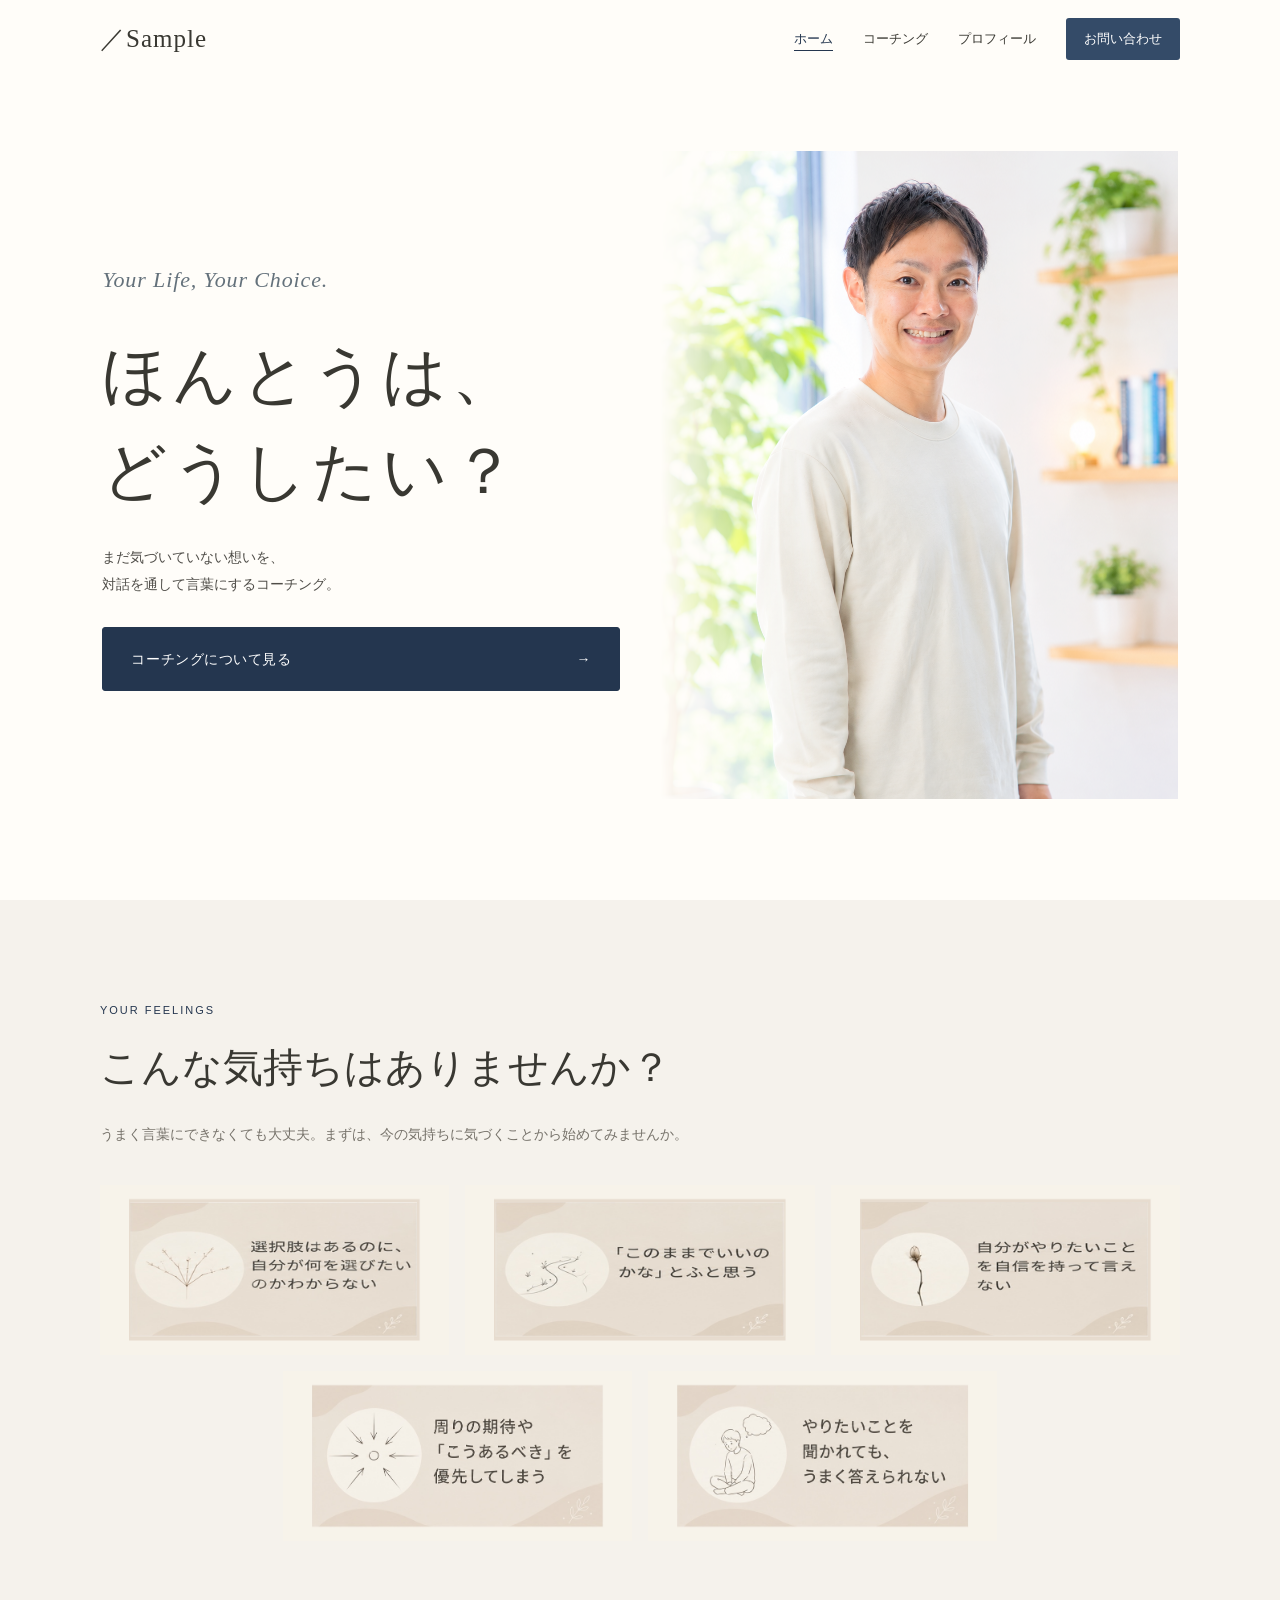
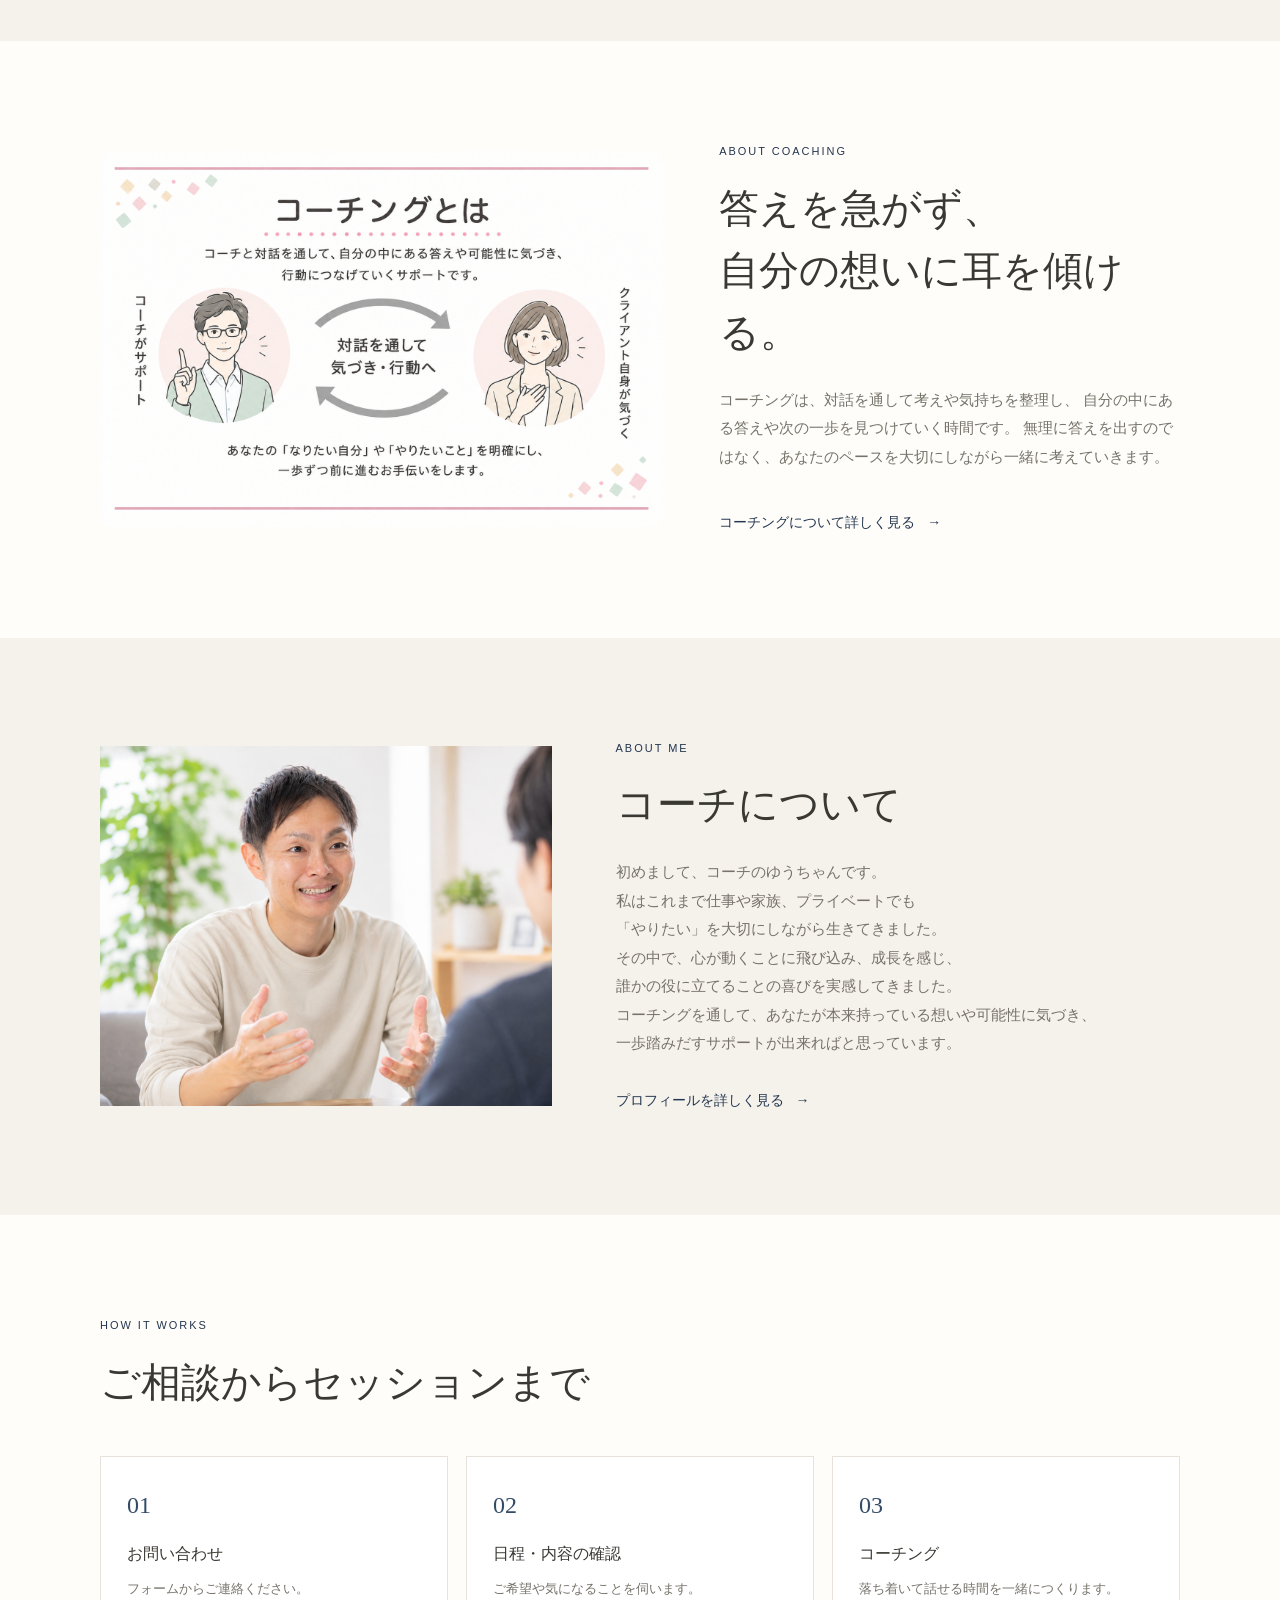
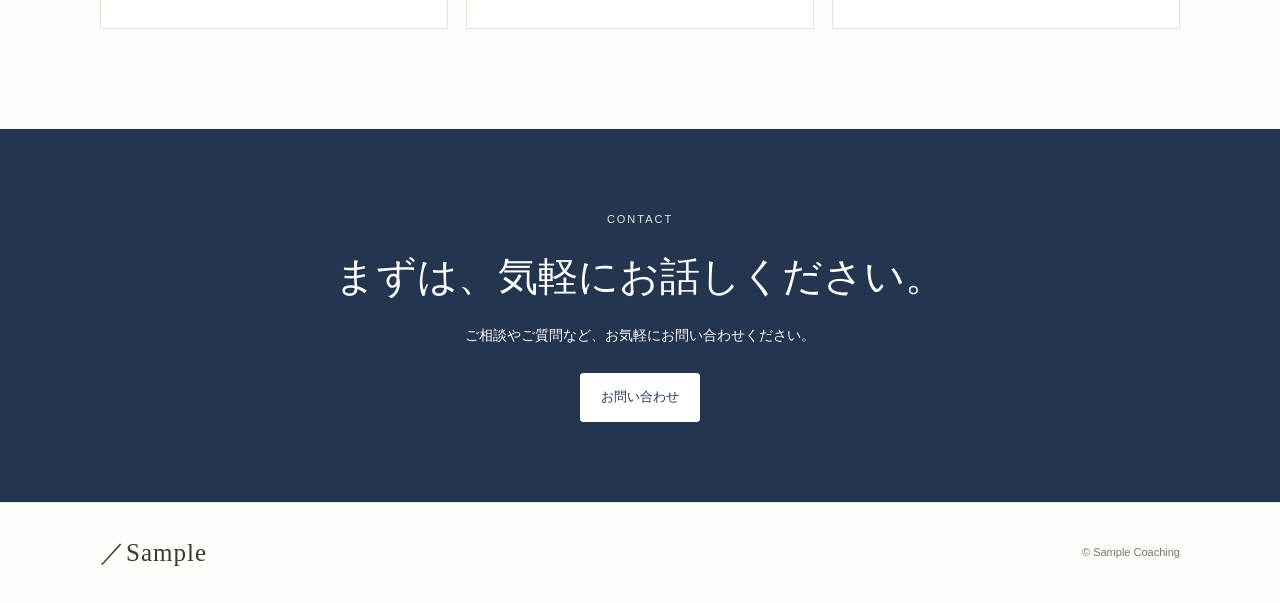
<file: index.html>
<!DOCTYPE html>
<html lang="ja">

<head>
    <meta charset="UTF-8">
    <meta name="viewport" content="width=device-width, initial-scale=1.0">
    <meta name="description" content="対話を通して自分の気持ちを言葉にし、自分らしい一歩を見つけるコーチング。">
    <title>自分の心と向き合うコーチング｜Sample</title>
    <link rel="stylesheet" href="style.css">
</head>

<body>

    <header class="site-header">
        <a class="site-logo" href="index.html" aria-label="Sample ホーム">／Sample</a>

        <nav class="site-nav" aria-label="メインナビゲーション">
            <a class="is-current" href="index.html" aria-current="page">ホーム</a>
            <a href="coaching.html">コーチング</a>
            <a href="profile.html">プロフィール</a>
            <a class="nav-contact" href="contact.html">お問い合わせ</a>
        </nav>
    </header>

    <main>
        <section class="hero hero--photo">
            <div class="hero__text">
                <p class="hero__eyebrow">Your Life, Your Choice.</p>
                <h1 class="hero__title">ほんとうは、<br>どうしたい？</h1>
                <p class="hero__description">
                    まだ気づいていない想いを、<br>
                    対話を通して言葉にするコーチング。
                </p>
                <div class="hero__actions">
                    <a class="button button--hero" href="coaching.html">
                        コーチングについて見る <span aria-hidden="true">→</span>
                    </a>
                </div>
            </div>

            <div class="hero__image">
                <img src="images/hero-photo.png" alt="コーチのプロフィール写真">
            </div>
        </section>

        <section class="section section--soft" aria-labelledby="worries-title">
            <div class="section__inner">
                <p class="section__eyebrow">YOUR FEELINGS</p>
                <h2 class="section__title" id="worries-title">こんな気持ちはありませんか？</h2>
                <p class="section__lead">うまく言葉にできなくても大丈夫。まずは、今の気持ちに気づくことから始めてみませんか。</p>

                <div class="card-grid">
                    <article class="simple-card">
                        <img src="images/coaching_card_1.png" alt="悩みのカード1">
                    </article>
                    <article class="simple-card">
                        <img src="images/coaching_card_2.png" alt="悩みのカード2">
                    </article>
                    <article class="simple-card">
                        <img src="images/coaching_card_3.png" alt="悩みのカード3">
                    </article>
                    <article class="simple-card">
                        <img src="images/coaching_card_4.png" alt="悩みのカード4">
                    </article>
                    <article class="simple-card">
                        <img src="images/coaching_card_5.png" alt="悩みのカード5">
                    </article>
                </div>
            </div>
        </section>

        <section class="section" aria-labelledby="coaching-title">
            <div class="section__inner coaching-preview">
                <div class="coaching-preview__image">
                    <img src="images/coaching-about.png" alt="コーチングを通して、自分の想いや次の一歩を見つけるイメージ">
                </div>

                <div class="coaching-preview__text">
                    <p class="section__eyebrow">ABOUT COACHING</p>
                    <h2 class="section__title" id="coaching-title">
                        答えを急がず、<br>自分の想いに耳を傾ける。
                    </h2>
                    <p class="section__body">
                        コーチングは、対話を通して考えや気持ちを整理し、
                        自分の中にある答えや次の一歩を見つけていく時間です。
                        無理に答えを出すのではなく、あなたのペースを大切にしながら一緒に考えていきます。
                    </p>
                    <a class="text-link" href="coaching.html">
                        コーチングについて詳しく見る <span aria-hidden="true">→</span>
                    </a>
                </div>
            </div>
        </section>

        <section class="section section--soft" aria-labelledby="profile-title">
            <div class="section__inner profile-preview">
                <div class="profile-preview__image">
                    <img src="images/profile.png" alt="コーチのプロフィール写真">
                </div>
                <div>
                    <p class="section__eyebrow">ABOUT ME</p>
                    <h2 class="section__title" id="profile-title">コーチについて</h2>
                    <p class="section__body">
                        初めまして、コーチのゆうちゃんです。<br>
                        私はこれまで仕事や家族、プライベートでも<br>
                        「やりたい」を大切にしながら生きてきました。<br>
                        その中で、心が動くことに飛び込み、成長を感じ、<br>
                        誰かの役に立てることの喜びを実感してきました。<br>

                        コーチングを通して、あなたが本来持っている想いや可能性に気づき、<br>
                        一歩踏みだすサポートが出来ればと思っています。<br>
                    </p>
                    <a class="text-link" href="profile.html">プロフィールを詳しく見る <span aria-hidden="true">→</span></a>
                </div>
            </div>
        </section>

        <section class="section" aria-labelledby="flow-title">
            <div class="section__inner">
                <p class="section__eyebrow">HOW IT WORKS</p>
                <h2 class="section__title" id="flow-title">ご相談からセッションまで</h2>
                <div class="flow-grid">
                    <article class="flow-item"><span>01</span>
                        <h3>お問い合わせ</h3>
                        <p>フォームからご連絡ください。</p>
                    </article>
                    <article class="flow-item"><span>02</span>
                        <h3>日程・内容の確認</h3>
                        <p>ご希望や気になることを伺います。</p>
                    </article>
                    <article class="flow-item"><span>03</span>
                        <h3>コーチング</h3>
                        <p>落ち着いて話せる時間を一緒につくります。</p>
                    </article>
                </div>
            </div>
        </section>

        <section class="contact-section" id="contact" aria-labelledby="contact-title">
            <div class="contact-section__inner">
                <p class="section__eyebrow">CONTACT</p>
                <h2 class="section__title" id="contact-title">まずは、気軽にお話しください。</h2>
                <p>ご相談やご質問など、お気軽にお問い合わせください。</p>
                <a class="button button--light" href="contact.html">お問い合わせ</a>
            </div>
        </section>
    </main>

    <footer class="site-footer">
        <a class="site-logo" href="index.html">／Sample</a>
        <p>© Sample Coaching</p>
    </footer>

</body>

</html>
</file>
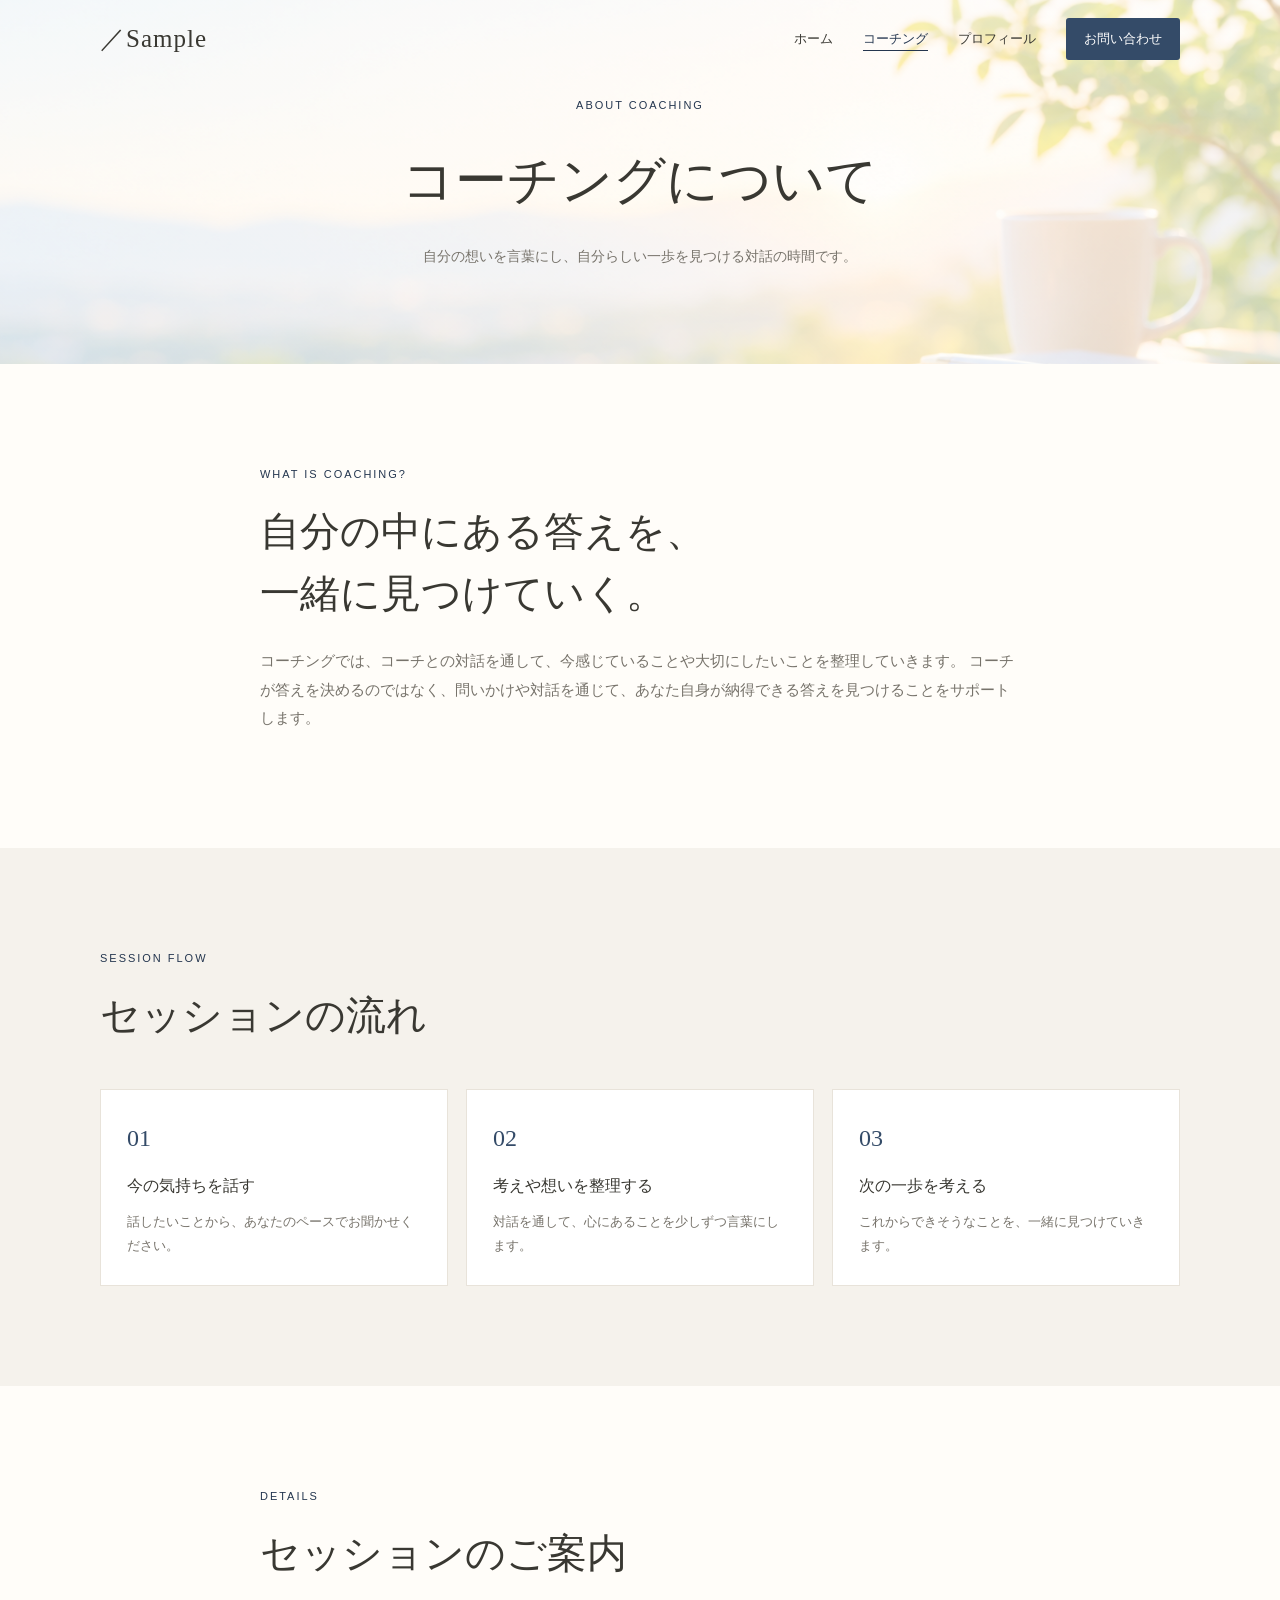
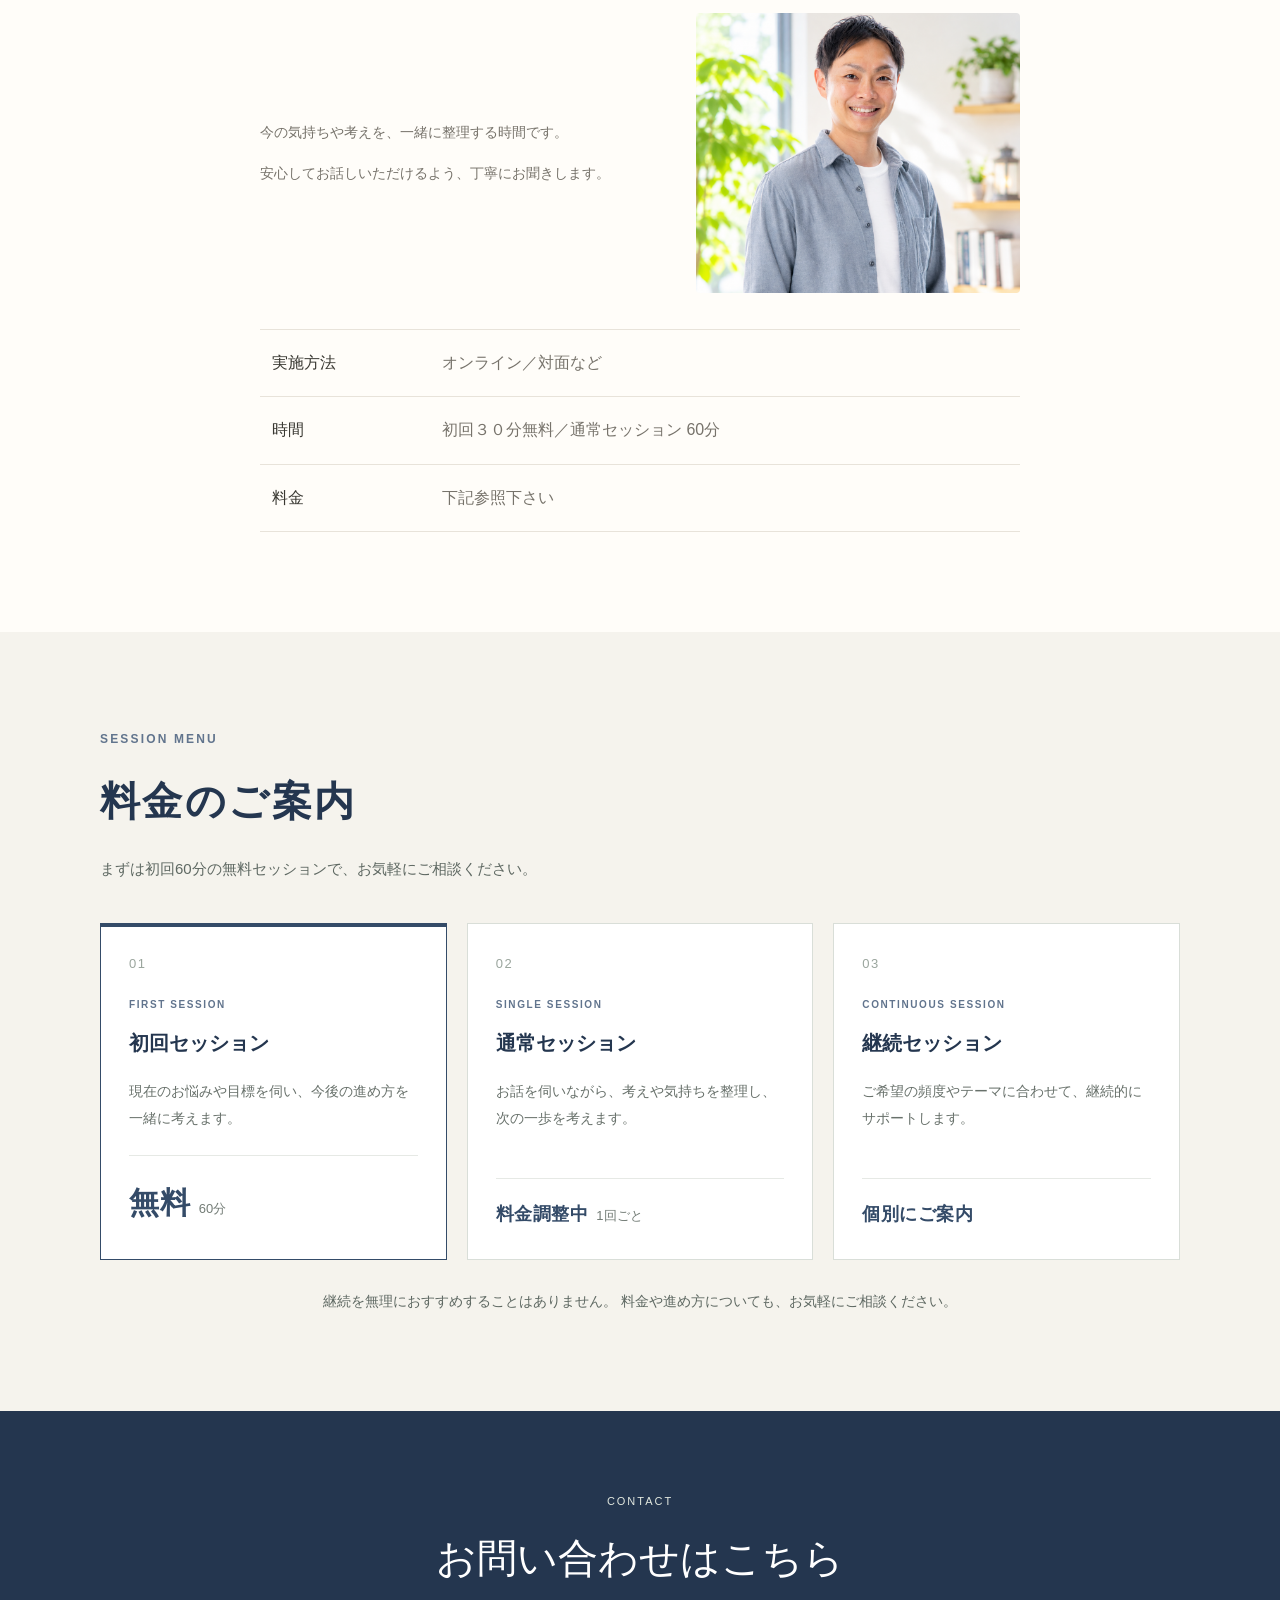
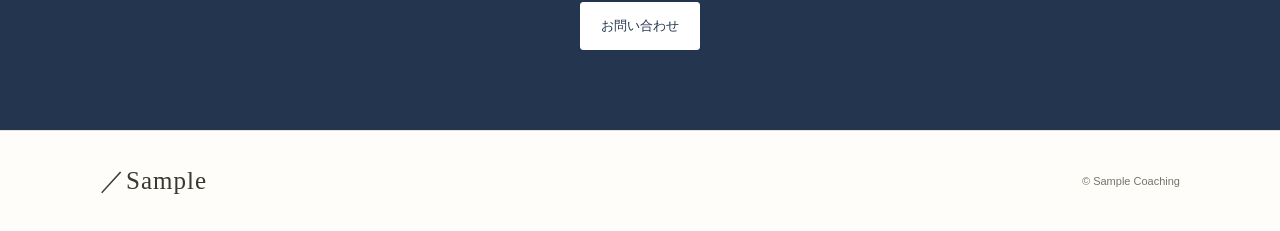
<file: coaching.html>
<!DOCTYPE html>
<html lang="ja">

<head>
    <meta charset="UTF-8">
    <meta name="viewport" content="width=device-width, initial-scale=1.0">
    <meta name="description" content="コーチングの内容やセッションの流れをご紹介します。">
    <title>コーチングについて｜Sample</title>
    <link rel="stylesheet" href="style.css">
</head>

<body>

    <header class="site-header">
        <a class="site-logo" href="index.html" aria-label="Sample ホーム">／Sample</a>
        <nav class="site-nav" aria-label="メインナビゲーション">
            <a href="index.html">ホーム</a>
            <a class="is-current" href="coaching.html" aria-current="page">コーチング</a>
            <a href="profile.html">プロフィール</a>
            <a class="nav-contact" href="contact.html">お問い合わせ</a>
        </nav>
    </header>

    <main>
        <section class="page-hero page-hero--coaching">
            <p class="section__eyebrow">ABOUT COACHING</p>
            <h1>コーチングについて</h1>
            <p>自分の想いを言葉にし、自分らしい一歩を見つける対話の時間です。</p>
        </section>

        <section class="section">
            <div class="section__inner narrow">
                <p class="section__eyebrow">WHAT IS COACHING?</p>
                <h2 class="section__title">自分の中にある答えを、<br>一緒に見つけていく。</h2>
                <p class="section__body">
                    コーチングでは、コーチとの対話を通して、今感じていることや大切にしたいことを整理していきます。
                    コーチが答えを決めるのではなく、問いかけや対話を通じて、あなた自身が納得できる答えを見つけることをサポートします。
                </p>
            </div>
        </section>

        <section class="section section--soft">
            <div class="section__inner">
                <p class="section__eyebrow">SESSION FLOW</p>
                <h2 class="section__title">セッションの流れ</h2>
                <div class="flow-grid">
                    <article class="flow-item"><span>01</span>
                        <h3>今の気持ちを話す</h3>
                        <p>話したいことから、あなたのペースでお聞かせください。</p>
                    </article>
                    <article class="flow-item"><span>02</span>
                        <h3>考えや想いを整理する</h3>
                        <p>対話を通して、心にあることを少しずつ言葉にします。</p>
                    </article>
                    <article class="flow-item"><span>03</span>
                        <h3>次の一歩を考える</h3>
                        <p>これからできそうなことを、一緒に見つけていきます。</p>
                    </article>
                </div>
            </div>
        </section>

        <section class="section">
            <div class="section__inner narrow">
                <p class="section__eyebrow">DETAILS</p>
                <h2 class="section__title">セッションのご案内</h2>

                <div class="session-intro">
                    <div class="session-intro__text">
                        <p>今の気持ちや考えを、一緒に整理する時間です。</p>
                        <p>安心してお話しいただけるよう、丁寧にお聞きします。</p>
                    </div>
                    <img class="session-intro__image" src="./images/session-navi.png" alt="コーチのプロフィール写真">
                </div>

                <div class="details-box">
                    <p><strong>実施方法</strong><span>オンライン／対面など</span></p>
                    <p><strong>時間</strong><span>初回３０分無料／通常セッション 60分</span></p>
                    <p><strong>料金</strong><span>下記参照下さい</span></p>
                </div>
            </div>
        </section>

        <section class="pricing" id="pricing">
            <div class="pricing__inner">
                <p class="pricing__label">SESSION MENU</p>
                <h2 class="pricing__title">料金のご案内</h2>
                <p class="pricing__lead">
                    まずは初回60分の無料セッションで、お気軽にご相談ください。
                </p>

                <div class="pricing__grid">
                    <article class="pricing-card pricing-card--featured">
                        <p class="pricing-card__number">01</p>
                        <p class="pricing-card__tag">FIRST SESSION</p>
                        <h3 class="pricing-card__title">初回セッション</h3>
                        <p class="pricing-card__description">
                            現在のお悩みや目標を伺い、今後の進め方を一緒に考えます。
                        </p>
                        <p class="pricing-card__price">
                            <span class="pricing-card__amount">無料</span>
                            <span class="pricing-card__unit">60分</span>
                        </p>
                    </article>

                    <article class="pricing-card">
                        <p class="pricing-card__number">02</p>
                        <p class="pricing-card__tag">SINGLE SESSION</p>
                        <h3 class="pricing-card__title">通常セッション</h3>
                        <p class="pricing-card__description">
                            お話を伺いながら、考えや気持ちを整理し、次の一歩を考えます。
                        </p>
                        <p class="pricing-card__price">
                            <span class="pricing-card__amount pricing-card__amount--pending">
                                料金調整中
                            </span>
                            <span class="pricing-card__unit">1回ごと</span>
                        </p>
                    </article>

                    <article class="pricing-card">
                        <p class="pricing-card__number">03</p>
                        <p class="pricing-card__tag">CONTINUOUS SESSION</p>
                        <h3 class="pricing-card__title">継続セッション</h3>
                        <p class="pricing-card__description">
                            ご希望の頻度やテーマに合わせて、継続的にサポートします。
                        </p>
                        <p class="pricing-card__price">
                            <span class="pricing-card__amount pricing-card__amount--pending">
                                個別にご案内
                            </span>
                        </p>
                    </article>
                </div>

                <p class="pricing__note">
                    継続を無理におすすめすることはありません。
                    料金や進め方についても、お気軽にご相談ください。
                </p>
            </div>
        </section>

        <section class="contact-section">
            <div class="contact-section__inner">
                <p class="section__eyebrow">CONTACT</p>
                <h2 class="section__title">お問い合わせはこちら</h2>
                <a class="button button--light" href="contact.html">お問い合わせ</a>
            </div>
        </section>
    </main>

    <footer class="site-footer">
        <a class="site-logo" href="index.html">／Sample</a>
        <p>© Sample Coaching</p>
    </footer>

</body>

</html>
</file>
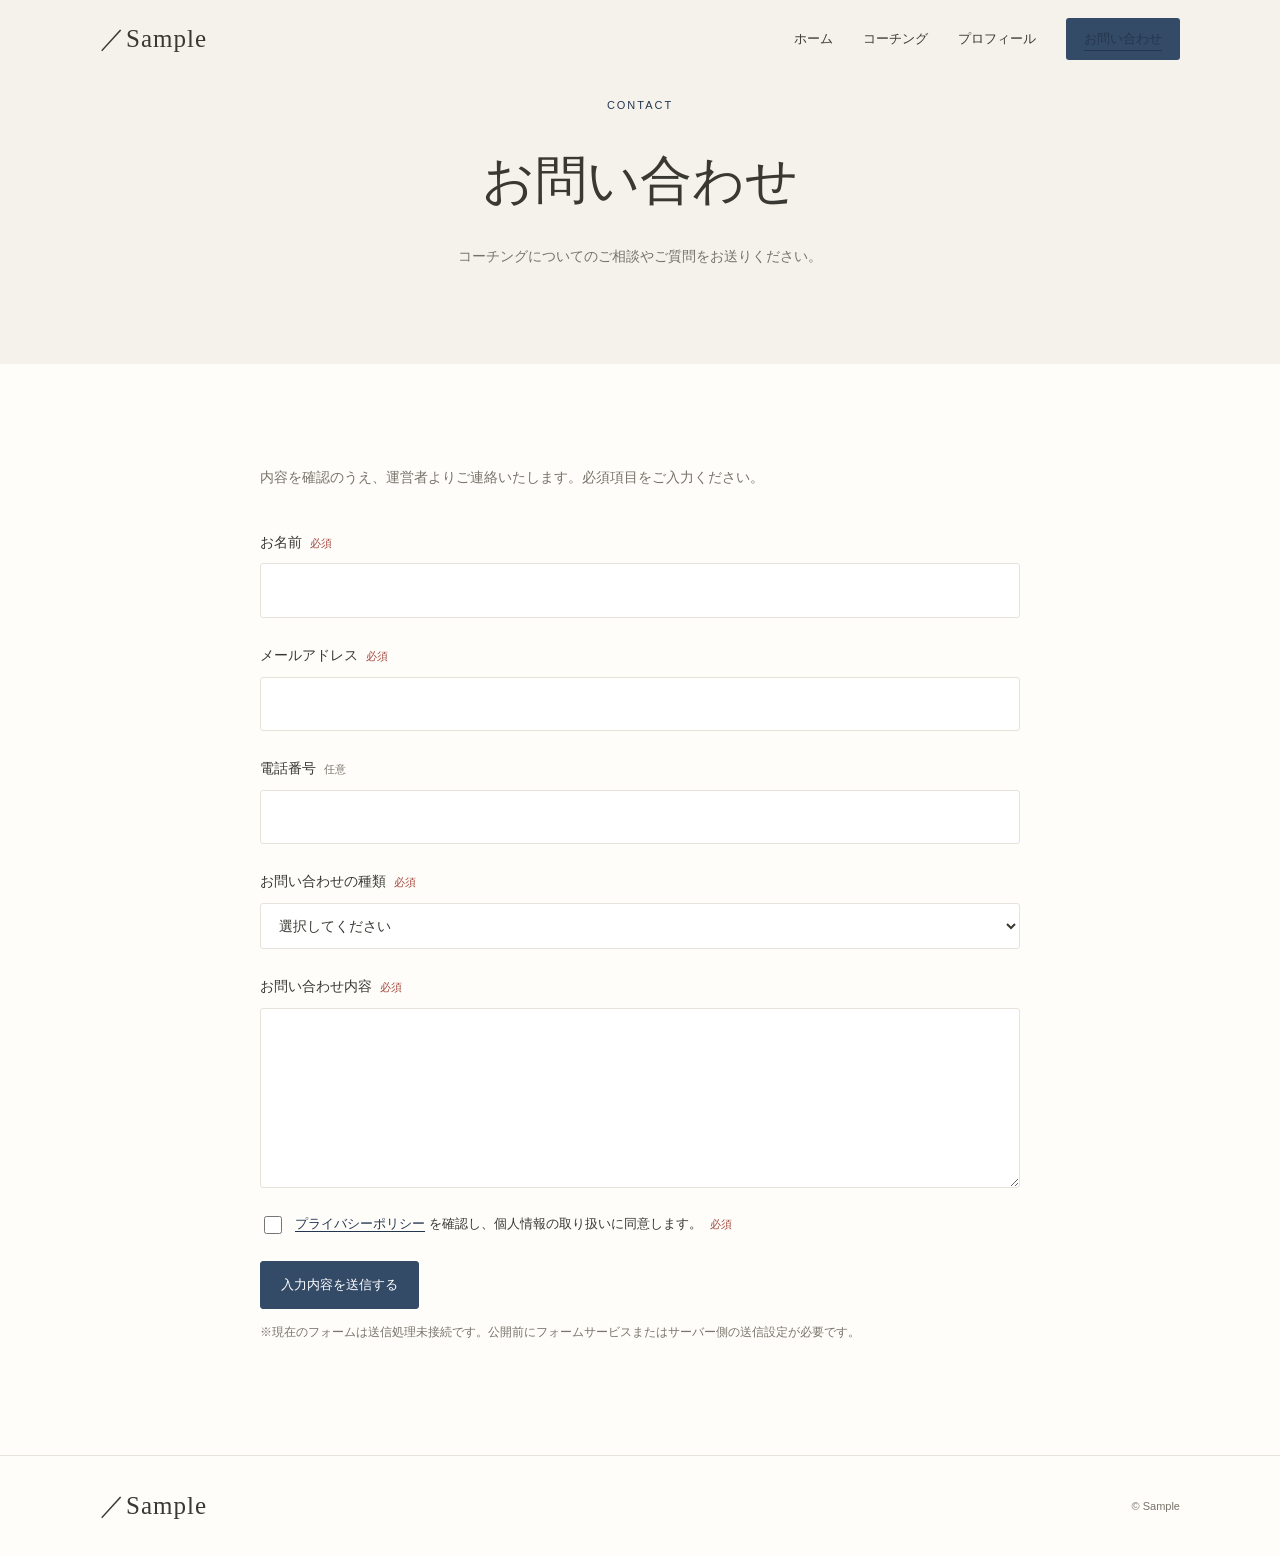
<file: contact.html>
<!DOCTYPE html>
<html lang="ja">

<head>
    <meta charset="UTF-8">
    <meta name="viewport" content="width=device-width, initial-scale=1.0">
    <meta name="description" content="コーチングについてのお問い合わせはこちらからお送りください。">
    <title>お問い合わせ｜Sample</title>
    <link rel="stylesheet" href="style.css">
    <style>
        .contact-form {
            display: grid;
            gap: 24px;
        }

        .form-field {
            display: grid;
            gap: 8px;
        }

        .form-field label,
        .form-field legend {
            font-size: 14px;
            font-weight: 500;
        }

        .required {
            margin-left: 8px;
            color: #a3493f;
            font-size: 11px;
        }

        .optional {
            margin-left: 8px;
            color: var(--color-muted);
            font-size: 11px;
        }

        .form-field input,
        .form-field select,
        .form-field textarea {
            width: 100%;
            padding: 13px 14px;
            color: var(--color-text);
            background: #fff;
            border: 1px solid var(--color-line);
            border-radius: 3px;
            font: inherit;
            font-size: 14px;
        }

        .form-field textarea {
            min-height: 180px;
            resize: vertical;
        }

        .form-field input:focus,
        .form-field select:focus,
        .form-field textarea:focus {
            outline: 2px solid var(--color-accent);
            outline-offset: 2px;
        }

        .privacy-consent {
            display: flex;
            align-items: flex-start;
            gap: 10px;
            font-size: 13px;
        }

        .privacy-consent input {
            width: 18px;
            height: 18px;
            flex: 0 0 auto;
            margin-top: 4px;
            accent-color: var(--color-accent-dark);
        }

        .privacy-consent a {
            color: var(--color-accent-dark);
            text-decoration: underline;
            text-underline-offset: 3px;
        }

        .form-submit {
            justify-self: start;
            cursor: pointer;
        }

        @media (max-width: 480px) {
            .form-submit {
                width: 100%;
            }
        }
    </style>
</head>

<body>
    <header class="site-header">
        <a class="site-logo" href="index.html" aria-label="Sample ホーム">／Sample</a>

        <nav class="site-nav" aria-label="メインナビゲーション">
            <a href="index.html">ホーム</a>
            <a href="coaching.html">コーチング</a>
            <a href="profile.html">プロフィール</a>
            <a class="nav-contact is-current" href="contact.html" aria-current="page">お問い合わせ</a>
        </nav>
    </header>

    <main>
        <section class="page-hero">
            <p class="section__eyebrow">CONTACT</p>
            <h1>お問い合わせ</h1>
            <p>コーチングについてのご相談やご質問をお送りください。</p>
        </section>

        <section class="section">
            <div class="section__inner narrow">
                <p class="section__lead">
                    内容を確認のうえ、運営者よりご連絡いたします。必須項目をご入力ください。
                </p>

                <!--
                    このフォームは見た目のみです。
                    送信を受け付けるには、フォームサービスやサーバー側の送信処理との接続が必要です。
                -->
                <form class="contact-form" action="#" method="post">
                    <div class="form-field">
                        <label for="name">お名前<span class="required">必須</span></label>
                        <input id="name" name="name" type="text" autocomplete="name" required>
                    </div>

                    <div class="form-field">
                        <label for="email">メールアドレス<span class="required">必須</span></label>
                        <input id="email" name="email" type="email" autocomplete="email" required>
                    </div>

                    <div class="form-field">
                        <label for="phone">電話番号<span class="optional">任意</span></label>
                        <input id="phone" name="phone" type="tel" autocomplete="tel">
                    </div>

                    <div class="form-field">
                        <label for="inquiry-type">お問い合わせの種類<span class="required">必須</span></label>
                        <select id="inquiry-type" name="inquiry_type" required>
                            <option value="">選択してください</option>
                            <option value="trial">無料体験・セッションについて</option>
                            <option value="service">サービス内容・料金について</option>
                            <option value="business">法人・チーム向けのご相談</option>
                            <option value="other">その他</option>
                        </select>
                    </div>

                    <div class="form-field">
                        <label for="message">お問い合わせ内容<span class="required">必須</span></label>
                        <textarea id="message" name="message" required></textarea>
                    </div>

                    <label class="privacy-consent">
                        <input type="checkbox" name="privacy_agreement" required>
                        <span>
                            <a href="privacy.html" target="_blank" rel="noopener noreferrer">プライバシーポリシー</a>
                            を確認し、個人情報の取り扱いに同意します。<span class="required">必須</span>
                        </span>
                    </label>

                    <button class="button button--primary form-submit" type="submit">入力内容を送信する</button>
                </form>

                <p class="note">※現在のフォームは送信処理未接続です。公開前にフォームサービスまたはサーバー側の送信設定が必要です。</p>
            </div>
        </section>
    </main>

    <footer class="site-footer">
        <a class="site-logo" href="index.html">／Sample</a>
        <p>&copy; Sample</p>
    </footer>

    <script src="script.js"></script>
</body>

</html>
</file>
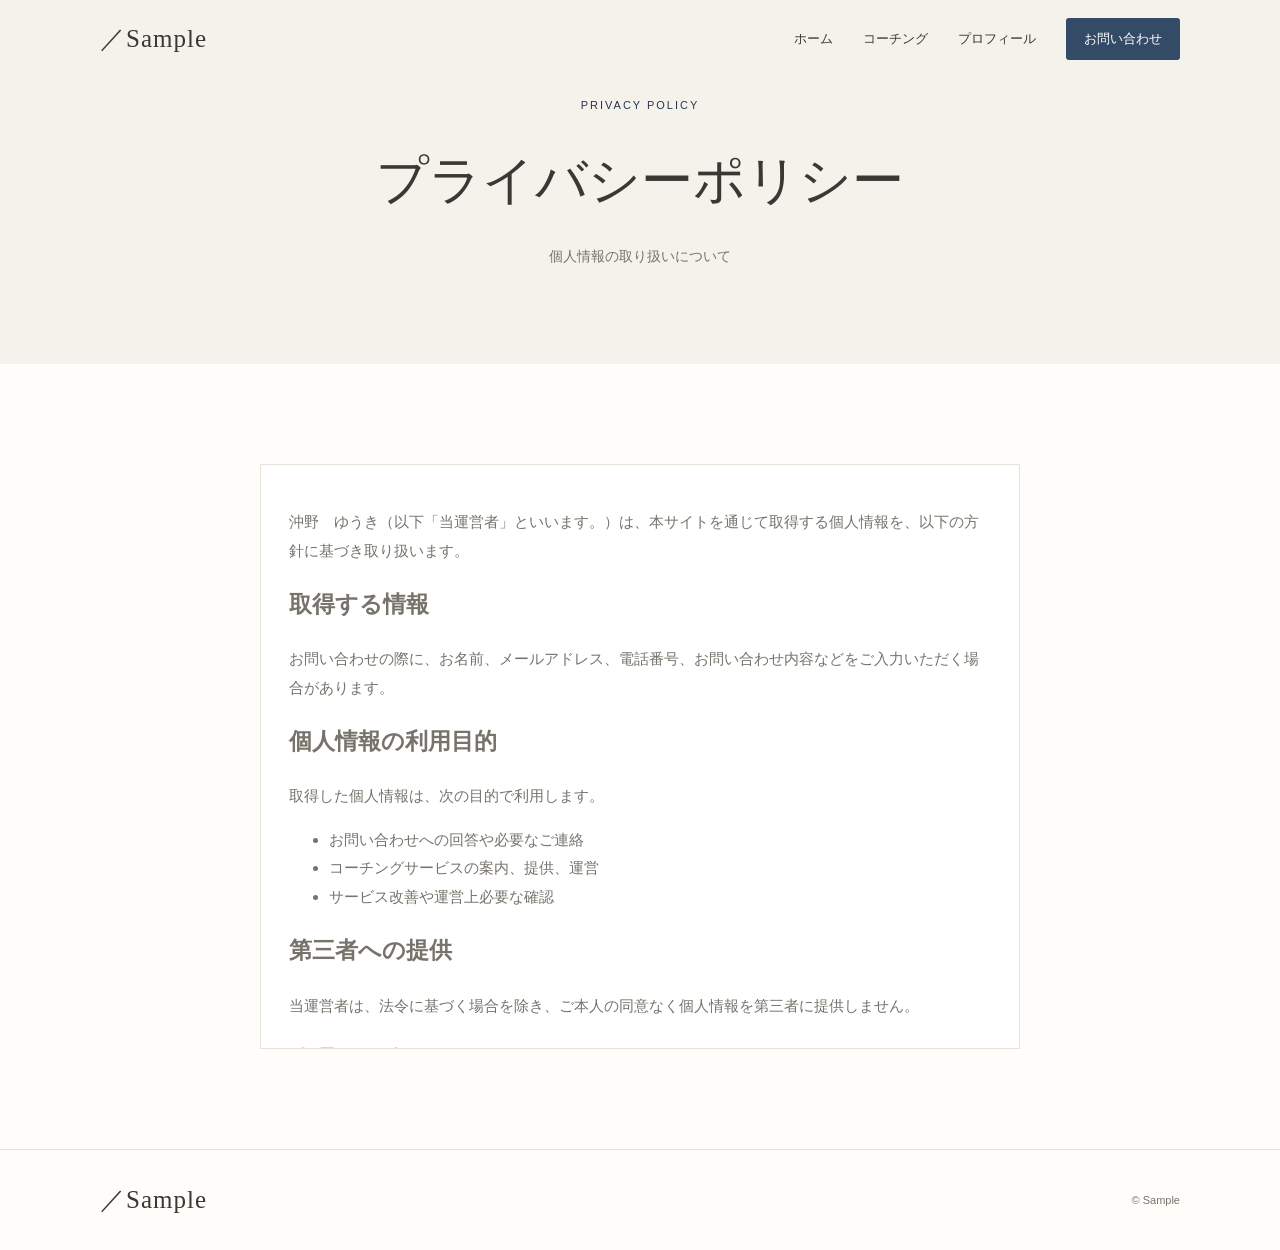
<file: privacy.html>
<!DOCTYPE html>
<html lang="ja">

<head>
    <meta charset="UTF-8">
    <meta name="viewport" content="width=device-width, initial-scale=1.0">
    <meta name="description" content="お問い合わせにおける個人情報の取り扱いについてご案内します。">
    <title>プライバシーポリシー｜Sample</title>
    <link rel="stylesheet" href="style.css">
</head>

<body>
    <header class="site-header">
        <a class="site-logo" href="index.html" aria-label="Sample ホーム">／Sample</a>

        <nav class="site-nav" aria-label="メインナビゲーション">
            <a href="index.html">ホーム</a>
            <a href="coaching.html">コーチング</a>
            <a href="profile.html">プロフィール</a>
            <a class="nav-contact" href="contact.html">お問い合わせ</a>
        </nav>
    </header>

    <main>
        <section class="page-hero">
            <p class="section__eyebrow">PRIVACY POLICY</p>
            <h1>プライバシーポリシー</h1>
            <p>個人情報の取り扱いについて</p>
        </section>

        <section class="section">
            <div class="section__inner narrow section__body privacy-policy__content">
                <p>
                    沖野　ゆうき（以下「当運営者」といいます。）は、本サイトを通じて取得する個人情報を、以下の方針に基づき取り扱います。
                </p>

                <h2>取得する情報</h2>
                <p>
                    お問い合わせの際に、お名前、メールアドレス、電話番号、お問い合わせ内容などをご入力いただく場合があります。
                </p>

                <h2>個人情報の利用目的</h2>
                <p>取得した個人情報は、次の目的で利用します。</p>
                <ul>
                    <li>お問い合わせへの回答や必要なご連絡</li>
                    <li>コーチングサービスの案内、提供、運営</li>
                    <li>サービス改善や運営上必要な確認</li>
                </ul>

                <h2>第三者への提供</h2>
                <p>
                    当運営者は、法令に基づく場合を除き、ご本人の同意なく個人情報を第三者に提供しません。
                </p>

                <h2>管理と保管</h2>
                <p>
                    当運営者は、個人情報への不正アクセス、漏えい、紛失などを防ぐため、適切な管理に努めます。利用目的に照らして保管の必要がなくなった個人情報は、適切な方法で削除または廃棄します。
                </p>

                <h2>開示・訂正・削除などの請求</h2>
                <p>
                    ご本人から、ご自身の個人情報について開示、訂正、利用停止、削除などのご希望があった場合は、ご本人であることを確認したうえで、法令に従い対応します。下記のお問い合わせ先までご連絡ください。
                </p>

                <h2>ポリシーの変更</h2>
                <p>
                    当運営者は、必要に応じて本ポリシーを変更することがあります。変更後の内容は、本サイト上に掲載した時点から適用します。
                </p>

                <h2>お問い合わせ先</h2>
                <p>
                    個人情報の取り扱いに関するお問い合わせは、<a href="contact.html">お問い合わせページ</a>からご連絡ください。
                </p>

                <p class="note">制定日：［2026年11月15日］</p>
            </div>
        </section>
    </main>

    <footer class="site-footer">
        <a class="site-logo" href="index.html">／Sample</a>
        <p>&copy; Sample</p>
    </footer>
</body>

</html>
</file>
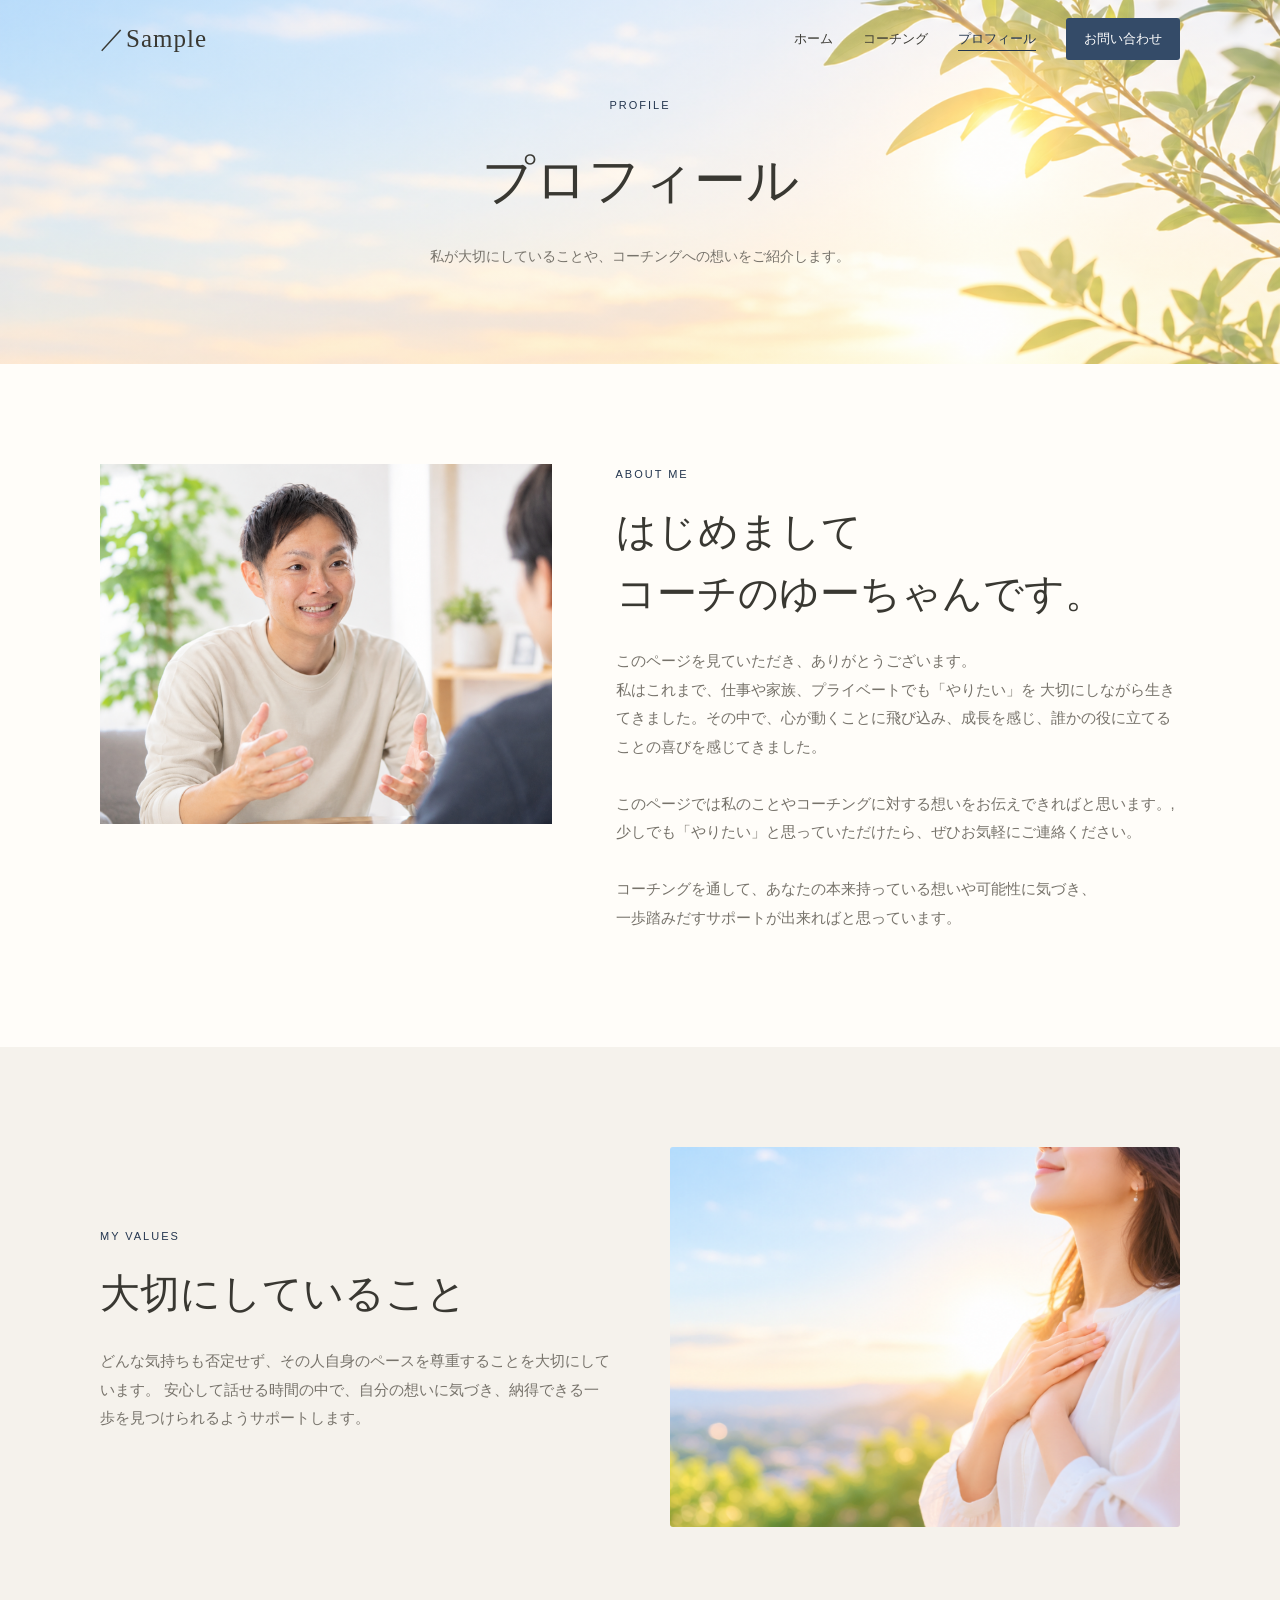
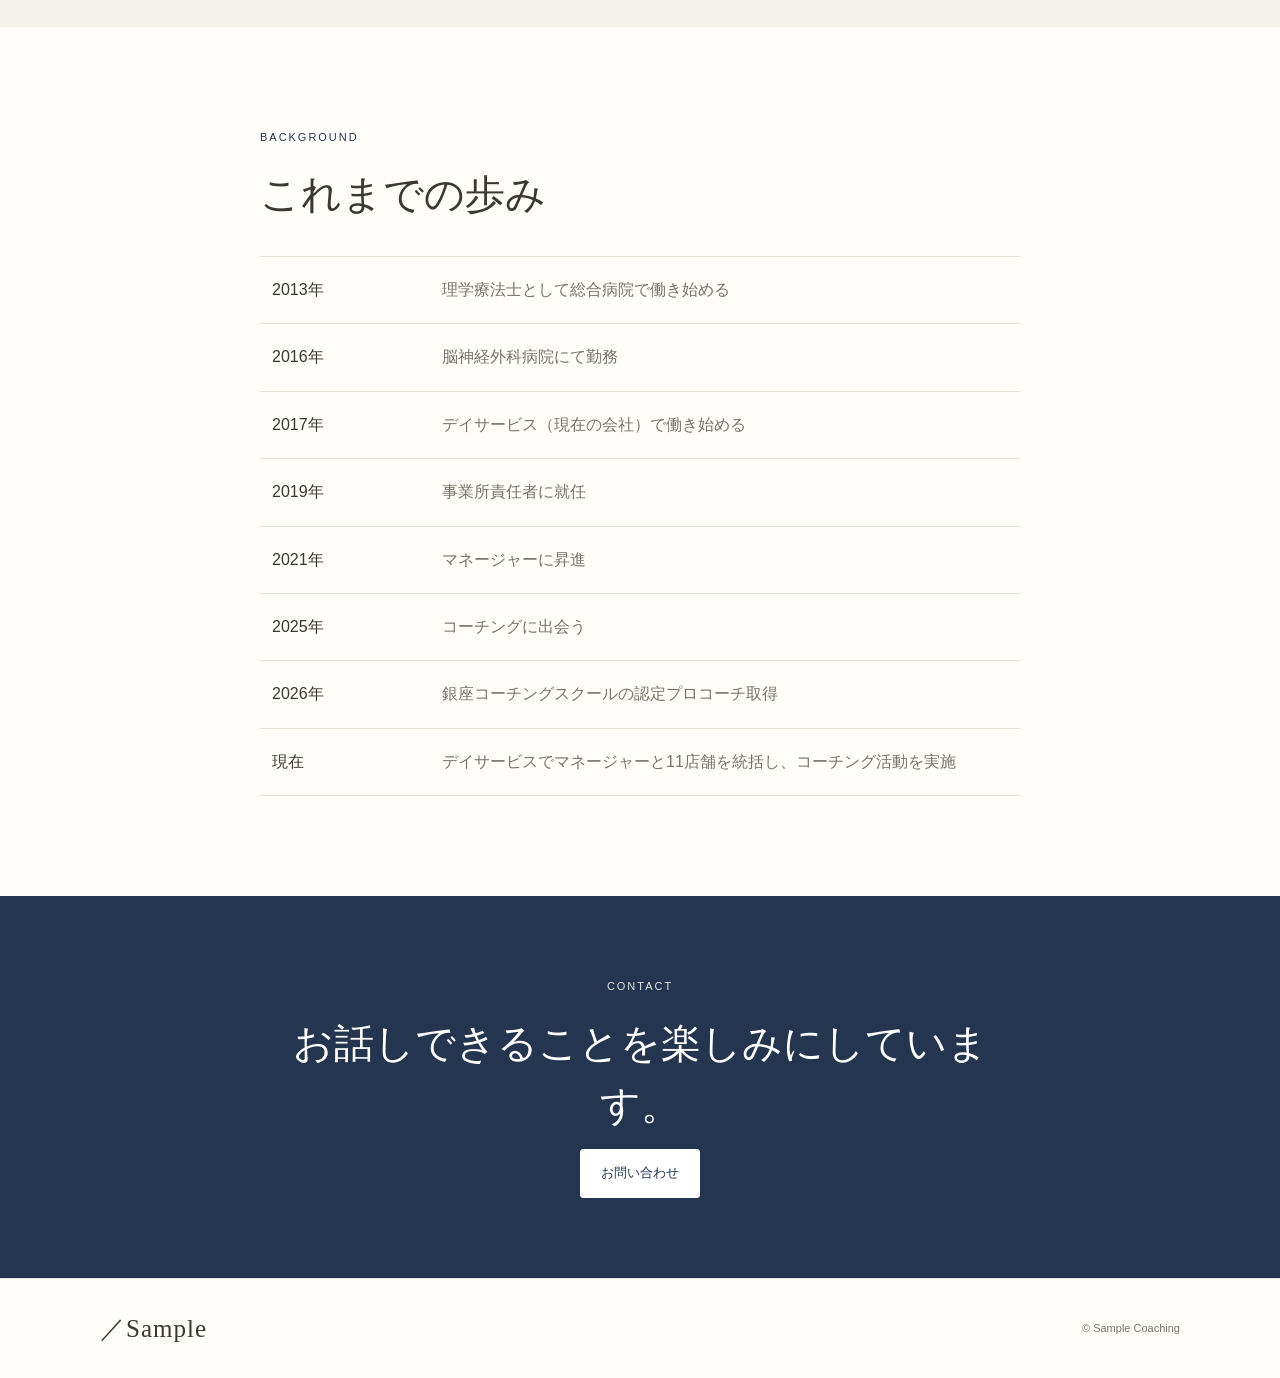
<file: profile.html>
<!DOCTYPE html>
<html lang="ja">

<head>
    <meta charset="UTF-8">
    <meta name="viewport" content="width=device-width, initial-scale=1.0">
    <meta name="description" content="コーチのプロフィールと大切にしている想いをご紹介します。">
    <title>プロフィール｜Sample</title>
    <link rel="stylesheet" href="style.css">
</head>

<body>

    <header class="site-header">
        <a class="site-logo" href="index.html" aria-label="Sample ホーム">／Sample</a>
        <nav class="site-nav" aria-label="メインナビゲーション">
            <a href="index.html">ホーム</a>
            <a href="coaching.html">コーチング</a>
            <a class="is-current" href="profile.html" aria-current="page">プロフィール</a>
            <a class="nav-contact" href="contact.html">お問い合わせ</a>
        </nav>
    </header>

    <main>
        <section class="page-hero page-hero--profile">
            <p class="section__eyebrow">PROFILE</p>
            <h1>プロフィール</h1>
            <p>私が大切にしていることや、コーチングへの想いをご紹介します。</p>
        </section>

        <section class="section">
            <div class="section__inner profile-detail">
                <div class="profile-preview__image">
                    <img src="images/profile.png" alt="コーチのプロフィール写真">
                </div>
                <div>
                    <p class="section__eyebrow">ABOUT ME</p>
                    <h2 class="section__title">はじめまして<br>コーチのゆーちゃんです。</h2>
                    <p class="section__body">
                        このページを見ていただき、ありがとうございます。<br>

                        私はこれまで、仕事や家族、プライベートでも「やりたい」を
                        大切にしながら生きてきました。その中で、心が動くことに飛び込み、成長を感じ、誰かの役に立てることの喜びを感じてきました。<br>
                        <br>
                        このページでは私のことやコーチングに対する想いをお伝えできればと思います。,<br>
                        少しでも「やりたい」と思っていただけたら、ぜひお気軽にご連絡ください。<br>
                        <br>
                        コーチングを通して、あなたの本来持っている想いや可能性に気づき、<br>
                        一歩踏みだすサポートが出来ればと思っています。

                    </p>
                </div>
            </div>
        </section>

        <section class="section section--soft">
            <div class="section__inner values-layout">
                <div class="values-layout__text">
                    <p class="section__eyebrow">MY VALUES</p>
                    <h2 class="section__title">大切にしていること</h2>
                    <p class="section__body">
                        どんな気持ちも否定せず、その人自身のペースを尊重することを大切にしています。
                        安心して話せる時間の中で、自分の想いに気づき、納得できる一歩を見つけられるようサポートします。
                    </p>
                </div>

                <div class="values-layout__image">
                    <img src="images/profile-values.png" alt="大切にしていることを表す写真">
                </div>
            </div>
        </section>

        <section class="section">
            <div class="section__inner narrow">
                <p class="section__eyebrow">BACKGROUND</p>
                <h2 class="section__title">これまでの歩み</h2>
                <div class="details-box">
                    <p><strong>2013年</strong><span>理学療法士として総合病院で働き始める</span></p>
                    <p><strong>2016年</strong><span>脳神経外科病院にて勤務</span></p>
                    <p><strong>2017年</strong><span>デイサービス（現在の会社）で働き始める</span></p>
                    <p><strong>2019年</strong><span>事業所責任者に就任</span></p>
                    <p><strong>2021年</strong><span>マネージャーに昇進</span></p>
                    <p><strong>2025年</strong><span>コーチングに出会う</span></p>
                    <p><strong>2026年</strong><span>銀座コーチングスクールの認定プロコーチ取得</span></p>
                    <p><strong>現在</strong><span>デイサービスでマネージャーと11店舗を統括し、コーチング活動を実施</span></p>
                </div>
            </div>
        </section>

        <section class="contact-section">
            <div class="contact-section__inner">
                <p class="section__eyebrow">CONTACT</p>
                <h2 class="section__title">お話しできることを楽しみにしています。</h2>
                <a class="button button--light" href="contact.html">お問い合わせ</a>
            </div>
        </section>
    </main>

    <footer class="site-footer">
        <a class="site-logo" href="index.html">／Sample</a>
        <p>© Sample Coaching</p>
    </footer>

</body>

</html>
</file>
<file: style.css>
@charset "UTF-8";

:root {
    --color-text: #393832;
    --color-muted: #77736b;
    --color-accent: #344b68;
    --color-accent-dark: #24364f;
    --color-background: #fffdf9;
    --color-soft: #f5f2ec;
    --color-line: #e8e3da;
    --content-width: 1080px;
}

* {
    box-sizing: border-box;
}

html {
    scroll-behavior: smooth;
}

body {
    margin: 0;
    color: var(--color-text);
    background: var(--color-background);
    font-family: "Noto Sans JP", "Hiragino Kaku Gothic ProN", "Yu Gothic", sans-serif;
    line-height: 1.9;
}

img {
    display: block;
    width: 100%;
    height: 100%;
    object-fit: cover;
}

a {
    color: inherit;
    text-decoration: none;
}

.site-header {
    position: relative;
    z-index: 10;
    display: flex;
    align-items: center;
    justify-content: space-between;
    width: 100%;
    min-height: 78px;
    padding: 12px max(5%, calc((100% - var(--content-width)) / 2));
    background: var(--color-background);
    border-bottom: 1px solid var(--color-line);
}

.site-logo {
    flex-shrink: 0;
    font-family: Georgia, serif;
    font-size: 25px;
    letter-spacing: 0.04em;
}

.site-nav {
    display: flex;
    align-items: center;
    gap: 30px;
    font-size: 13px;
}

.site-nav a {
    transition: color 0.2s ease;
}

.site-nav a:hover,
.site-nav a.is-current {
    color: var(--color-accent-dark);
}

.site-nav a.is-current {
    text-decoration: underline;
    text-underline-offset: 7px;
}

.site-nav .nav-contact {
    padding: 9px 18px;
    color: #fff;
    background: var(--color-accent);
    border-radius: 3px;
}

.site-nav .nav-contact:hover {
    color: #fff;
    background: var(--color-accent-dark);
}

.hero {
    display: grid;
    grid-template-columns: 1fr 1fr;
    align-items: center;
    max-width: var(--content-width);
    min-height: 610px;
    margin: 0 auto;
    padding: 64px 40px;
    gap: 54px;
}

.hero__text {
    padding: 20px 0;
}

.hero__eyebrow,
.section__eyebrow {
    margin: 0 0 16px;
    color: var(--color-accent-dark);
    font-size: 11px;
    letter-spacing: 0.18em;
}

.hero__title {
    margin: 0;
    font-family: "Yu Mincho", "Hiragino Mincho ProN", serif;
    font-size: clamp(42px, 5vw, 64px);
    font-weight: 400;
    line-height: 1.45;
    letter-spacing: 0.06em;
}

.hero__title span {
    color: var(--color-accent-dark);
}

.hero__description {
    margin: 24px 0 30px;
    color: var(--color-muted);
    font-size: 15px;
}

.hero__actions {
    display: flex;
    flex-wrap: wrap;
    gap: 12px;
}

.button {
    display: inline-flex;
    min-height: 48px;
    align-items: center;
    justify-content: center;
    padding: 11px 20px;
    border: 1px solid var(--color-accent);
    border-radius: 3px;
    font-size: 13px;
    transition: background 0.2s ease, color 0.2s ease;
}

.button--primary {
    color: #fff;
    background: var(--color-accent);
}

.button--primary:hover {
    background: var(--color-accent-dark);
}

.button--secondary {
    color: var(--color-accent-dark);
    background: transparent;
}

.button--secondary:hover {
    background: var(--color-soft);
}

.hero__image {
    height: 430px;
    overflow: hidden;
    background: var(--color-soft);
    border-radius: 3px;
}

.section {
    padding: 100px 24px;
}

.section--soft {
    background: var(--color-soft);
}

.section__inner {
    max-width: var(--content-width);
    margin: 0 auto;
}

.section__inner.narrow {
    max-width: 760px;
}

.section__title {
    margin: 0 0 22px;
    font-family: "Yu Mincho", "Hiragino Mincho ProN", serif;
    font-size: clamp(28px, 3.5vw, 40px);
    font-weight: 400;
    line-height: 1.55;
}

.section__lead {
    max-width: 680px;
    margin: 0 0 38px;
    color: var(--color-muted);
    font-size: 14px;
}

.section__body {
    color: var(--color-muted);
    font-size: 15px;
}

.simple-card {
    display: flex;
    min-height: 150px;
    align-items: center;
    padding: 22px;
    background: #fff;
    border: 1px solid var(--color-line);
}

.simple-card p {
    margin: 0;
    font-size: 14px;
}

.split-layout {
    display: grid;
    grid-template-columns: 1fr 1fr;
    align-items: start;
    gap: 60px;
}

.text-link {
    display: inline-flex;
    align-items: center;
    margin-top: 14px;
    color: var(--color-accent-dark);
    font-size: 14px;
    gap: 12px;
}

.text-link:hover {
    text-decoration: underline;
    text-underline-offset: 5px;
}

.profile-preview {
    display: grid;
    grid-template-columns: 0.8fr 1fr;
    align-items: center;
    gap: 64px;
}

.profile-preview__image {
    min-height: 360px;
    overflow: hidden;
    background: #e8e4dc;
}

.profile-preview__image img {
    min-height: 360px;
}

.flow-grid {
    display: grid;
    grid-template-columns: repeat(3, 1fr);
    margin-top: 42px;
    gap: 18px;
}

.flow-item {
    padding: 26px;
    background: #fff;
    border: 1px solid var(--color-line);
}

.flow-item>span {
    color: var(--color-accent);
    font-family: Georgia, serif;
    font-size: 24px;
}

.flow-item h3 {
    margin: 10px 0 8px;
    font-size: 16px;
    font-weight: 500;
}

.flow-item p {
    margin: 0;
    color: var(--color-muted);
    font-size: 13px;
}

.contact-section {
    padding: 80px 24px;
    color: #fff;
    text-align: center;
    background: var(--color-accent-dark);
}

.contact-section__inner {
    max-width: 760px;
    margin: 0 auto;
}

.contact-section .section__eyebrow {
    color: #e2e8df;
}

.contact-section .section__title {
    margin-bottom: 12px;
}

.contact-section p:not(.section__eyebrow) {
    margin-bottom: 25px;
    font-size: 14px;
}

.button--light {
    color: var(--color-accent-dark);
    background: #fff;
    border-color: #fff;
}

.button--light:hover {
    color: #fff;
    background: transparent;
}

.site-footer {
    display: flex;
    align-items: center;
    justify-content: space-between;
    padding: 26px max(5%, calc((100% - var(--content-width)) / 2));
    border-top: 1px solid var(--color-line);
}

.site-footer p {
    margin: 0;
    color: var(--color-muted);
    font-size: 11px;
}

.page-hero {
    padding: 95px 24px;
    text-align: center;
    background: var(--color-soft);
}

.page-hero h1 {
    margin: 0 0 12px;
    font-family: "Yu Mincho", "Hiragino Mincho ProN", serif;
    font-size: clamp(34px, 5vw, 52px);
    font-weight: 400;
}

.page-hero>p:last-child {
    margin: 0;
    color: var(--color-muted);
    font-size: 14px;
}

.details-box {
    margin-top: 30px;
    border-top: 1px solid var(--color-line);
}

.details-box p {
    display: grid;
    grid-template-columns: 150px 1fr;
    margin: 0;
    padding: 18px 12px;
    border-bottom: 1px solid var(--color-line);
    gap: 20px;
}

.details-box strong {
    font-weight: 500;
}

.details-box span,
.note {
    color: var(--color-muted);
}

.note {
    font-size: 12px;
}

.profile-detail {
    display: grid;
    grid-template-columns: 0.8fr 1fr;
    align-items: start;
    gap: 64px;
}

@media (max-width: 760px) {
    .site-header {
        min-height: auto;
        align-items: flex-start;
        padding: 18px 20px;
        gap: 18px;
    }

    .site-logo {
        font-size: 21px;
    }

    .site-nav {
        justify-content: flex-end;
        flex-wrap: wrap;
        gap: 10px 16px;
        font-size: 12px;
    }

    .site-nav .nav-contact {
        padding: 5px 10px;
    }

    .hero {
        grid-template-columns: 1fr;
        min-height: auto;
        padding: 55px 24px 40px;
        gap: 32px;
    }

    .hero__title {
        font-size: clamp(42px, 11vw, 58px);
    }

    .hero__image {
        height: 340px;
        order: -1;
    }

    .section {
        padding: 72px 22px;
    }

    .split-layout,
    .profile-preview,
    .profile-detail {
        grid-template-columns: 1fr;
        gap: 28px;
    }

    .profile-preview__image,
    .profile-preview__image img {
        min-height: 280px;
    }

    .flow-grid {
        grid-template-columns: 1fr;
    }

    .site-footer {
        padding: 22px;
    }
}

@media (max-width: 480px) {
    .site-header {
        display: block;
    }

    .site-nav {
        justify-content: flex-start;
        margin-top: 12px;
    }

    .hero__actions {
        align-items: stretch;
        flex-direction: column;
    }

    .hero__actions .button {
        width: 100%;
    }

    .details-box p {
        grid-template-columns: 1fr;
        gap: 4px;
    }

    .page-hero {
        padding: 70px 22px;
    }
}

.site-header {
    position: absolute;
    top: 0;
    left: 0;
    background: transparent;
    border-bottom: 0;
}

.hero--photo {
    position: relative;
    display: grid;
    grid-template-columns: 1fr 1fr;
    align-items: center;
    width: 100%;
    max-width: none;
    min-height: 100vh;
    padding: 130px max(8%, calc((100% - var(--content-width)) / 2)) 80px;
    gap: 40px;
    background: var(--color-background);
}

.hero--photo .hero__image {
    height: min(72vh, 680px);
    overflow: hidden;
    background: none;
    border-radius: 0;
    -webkit-mask-image: linear-gradient(to right, transparent 0%, #000 30%);
    mask-image: linear-gradient(to right, transparent 0%, #000 30%);
}

.hero--photo .hero__image img {
    width: 100%;
    height: 100%;
    object-fit: cover;
    object-position: center 35%;
}

.hero--photo .hero__text {
    max-width: 600px;
}

.hero--photo .hero__eyebrow {
    color: #64717b;
    font-family: Georgia, serif;
    font-size: 22px;
    font-style: italic;
    letter-spacing: 0.04em;
}

.hero--photo .hero__title {
    margin-top: 28px;
    color: #393832;
    font-size: clamp(48px, 7vw, 88px);
    line-height: 1.5;
}

.hero--photo .hero__title span {
    color: inherit;
}

.hero--photo .hero__description {
    color: #4f4d48;
    font-size: 17px;
}


@media (max-width: 760px) {
    .site-header {
        position: absolute;
        padding: 18px 20px;
    }

    .hero--photo {
        grid-template-columns: 1fr;
        min-height: auto;
        padding: 130px 24px 60px;
        gap: 28px;
    }

    .hero--photo .hero__image {
        height: 340px;
        order: -1;
        mask-image: linear-gradient(to bottom, transparent 0%, #000 22%);
    }
}


.button--hero {
    min-width: 320px;
    min-height: 64px;
    justify-content: space-between;
    padding: 14px 28px;
    color: #fff;
    background: var(--color-accent-dark);
    border: 1px solid var(--color-accent-dark);
    border-radius: 3px;
    font-size: 15px;
    letter-spacing: 0.04em;
    transition: background 0.2s ease, transform 0.2s ease;
}

.button--hero:hover {
    color: #fff;
    background: var(--color-accent);
    transform: translateY(-2px);
}

.hero--photo .hero__title {
    font-size: clamp(44px, 12vw, 64px);
}

.hero--photo .hero__description {
    font-size: 14px;
}

.button--hero {
    width: 100%;
    min-width: 0;
    font-size: 14px;
}

.coaching-preview {
    display: grid;
    grid-template-columns: 1.1fr 0.9fr;
    align-items: center;
    gap: 56px;
}

.coaching-preview__image img {
    display: block;
    width: 100%;
    height: auto;
    border-radius: 12px;
}

.coaching-preview__text .section__body {
    margin-bottom: 24px;
}

@media (max-width: 700px) {
    .coaching-preview {
        grid-template-columns: 1fr;
        gap: 28px;
    }
}

.coaching-preview {
    display: grid;
    grid-template-columns: 1.1fr 0.9fr;
    align-items: center;
    gap: 56px;
}

.coaching-preview__image img {
    display: block;
    width: 100%;
    height: auto;
    border-radius: 12px;
}

.coaching-preview__text .section__body {
    margin-bottom: 24px;
}

@media (max-width: 700px) {
    .coaching-preview {
        grid-template-columns: 1fr;
        gap: 28px;
    }
}

.card-grid {
    display: grid;
    grid-template-columns: repeat(6, minmax(0, 1fr));
    gap: 16px;
}

.card-grid>.simple-card {
    grid-column: span 2;
    min-width: 0;
    margin: 0;
    padding: 0;
    background: transparent;
    border: 0;
}

.card-grid>.simple-card:nth-child(4) {
    grid-column: 2 / span 2;
}

.card-grid>.simple-card:nth-child(5) {
    grid-column: 4 / span 2;
}

.card-grid>.simple-card img {
    display: block;
    width: 100%;
    height: auto;
    object-fit: contain;
}

@media (max-width: 760px) {
    .card-grid {
        grid-template-columns: repeat(2, minmax(0, 1fr));
    }

    .card-grid>.simple-card,
    .card-grid>.simple-card:nth-child(4),
    .card-grid>.simple-card:nth-child(5) {
        grid-column: auto;
    }

    .card-grid>.simple-card:last-child {
        grid-column: 1 / -1;
        width: calc(50% - 8px);
        justify-self: center;
    }
}

@media (max-width: 480px) {
    .card-grid {
        column-gap: 12px;
        row-gap: 16px;
    }
}

.page-hero.page-hero--profile {
    background-image:
        linear-gradient(rgba(255, 253, 249, 0.35), rgba(255, 253, 249, 0.35)),
        url("./images/profile-bg.png");
    background-position: center;
    background-size: cover;
    background-repeat: no-repeat;
}

.values-layout {
    display: grid;
    grid-template-columns: 1fr 1fr;
    align-items: center;
    gap: 60px;
}

.values-layout__image {
    height: 380px;
    overflow: hidden;
    border-radius: 3px;
}

.values-layout__image img {
    width: 100%;
    height: 100%;
    object-fit: cover;
}

@media (max-width: 760px) {
    .values-layout {
        grid-template-columns: 1fr;
        gap: 28px;
    }

    .values-layout__image {
        height: 280px;
    }
}

.page-hero--coaching {
    background:
        linear-gradient(rgba(255, 253, 249, 0.68), rgba(255, 253, 249, 0.68)),
        url("./images/coaching-bg.png") center / cover no-repeat;
}

@media (max-width: 760px) {
    .card-grid {
        grid-template-columns: 1fr;
    }

    .card-grid>.simple-card,
    .card-grid>.simple-card:nth-child(4),
    .card-grid>.simple-card:nth-child(5),
    .card-grid>.simple-card:last-child {
        grid-column: auto;
        width: 100%;
        justify-self: stretch;
    }
}

/* Pricing */
.pricing {
    padding: 96px 24px;
    background: #f5f3ed;
    color: #24364f;
}

.pricing__inner {
    width: min(100%, 1080px);
    margin: 0 auto;
}

.pricing__label {
    margin: 0 0 12px;
    color: #61748d;
    font-size: 12px;
    font-weight: 700;
    letter-spacing: 0.18em;
}

.pricing__title {
    margin: 0;
    color: #24364f;
    font-size: clamp(28px, 4vw, 40px);
    font-weight: 600;
    letter-spacing: 0.06em;
}

.pricing__lead {
    margin: 16px 0 40px;
    color: #5e6862;
    font-size: 15px;
    line-height: 1.9;
}

.pricing__grid {
    display: grid;
    grid-template-columns: repeat(3, minmax(0, 1fr));
    gap: 20px;
}

.pricing-card {
    position: relative;
    display: flex;
    min-height: 330px;
    flex-direction: column;
    padding: 28px;
    border: 1px solid #d9ded8;
    background: #fff;
    transition: transform 0.25s ease, box-shadow 0.25s ease;
}

.pricing-card:hover {
    transform: translateY(-4px);
    box-shadow: 0 14px 32px rgb(38 51 45 / 9%);
}

.pricing-card--featured {
    border-color: #344b68;
    box-shadow: inset 0 3px 0 #344b68;
}

.pricing-card__number {
    margin: 0 0 18px;
    color: #9aa59d;
    font-size: 13px;
    letter-spacing: 0.12em;
}

.pricing-card__tag {
    margin: 0 0 10px;
    color: #61748d;
    font-size: 10px;
    font-weight: 700;
    letter-spacing: 0.16em;
}

.pricing-card__title {
    margin: 0;
    color: #24364f;
    font-size: 20px;
    font-weight: 600;
}

.pricing-card__description {
    margin: 16px 0 24px;
    color: #68716b;
    font-size: 14px;
    line-height: 1.9;
}

.pricing-card__price {
    display: flex;
    align-items: baseline;
    gap: 8px;
    margin: auto 0 0;
    padding-top: 18px;
    border-top: 1px solid #e6e9e5;
}

.pricing-card__amount {
    color: #344b68;
    font-size: 30px;
    font-weight: 600;
    letter-spacing: 0.03em;
}

.pricing-card__amount--pending {
    font-size: 18px;
}

.pricing-card__unit {
    color: #737c76;
    font-size: 13px;
}

.pricing__note {
    margin: 28px 0 0;
    color: #5e6862;
    font-size: 14px;
    line-height: 1.9;
    text-align: center;
}

@media (max-width: 760px) {
    .pricing {
        padding: 72px 20px;
    }

    .pricing__lead {
        margin-bottom: 28px;
    }

    .pricing__grid {
        grid-template-columns: 1fr;
        gap: 14px;
    }

    .pricing-card {
        min-height: auto;
        padding: 24px;
    }

    .pricing-card__description {
        margin-bottom: 20px;
    }

    .pricing__note {
        text-align: left;
    }
}

.privacy-policy__content {
    max-height: 65vh;
    overflow-y: auto;
    padding: 28px;
    border: 1px solid var(--color-line);
    background: #fff;
    overscroll-behavior: contain;
}

@media (max-width: 760px) {
    .privacy-policy__content {
        max-height: 60vh;
        padding: 20px;
    }
}

@media (max-width: 600px) {
    .site-header {
        position: relative;
        display: flex;
        flex-direction: column;
        align-items: flex-start;
        gap: 10px;
        padding: 14px 16px;
        background: var(--color-background);
    }

    .site-nav {
        display: flex;
        flex-wrap: wrap;
        justify-content: flex-start;
        gap: 8px 14px;
        width: 100%;
        margin-top: 0;
        font-size: 12px;
    }

    .site-nav .nav-contact {
        padding: 5px 10px;
    }

    .page-hero {
        padding: 48px 20px;
    }

    .hero--photo {
        min-height: 88vh;
        padding: 48px 24px 60px;
    }
}

.session-intro {
    display: grid;
    grid-template-columns: 1fr 0.8fr;
    align-items: center;
    gap: 32px;
    margin: 28px 0 36px;
}

.session-intro__text p {
    color: var(--color-muted);
    font-size: 14px;
}

.session-intro__image {
    width: 100%;
    height: 280px;
    object-fit: cover;
    object-position: center 25%;
    border-radius: 4px;
}

@media (max-width: 760px) {
    .session-intro {
        grid-template-columns: 1fr;
        gap: 16px;
    }

    .session-intro__image {
        height: 300px;
    }
}
</file>
